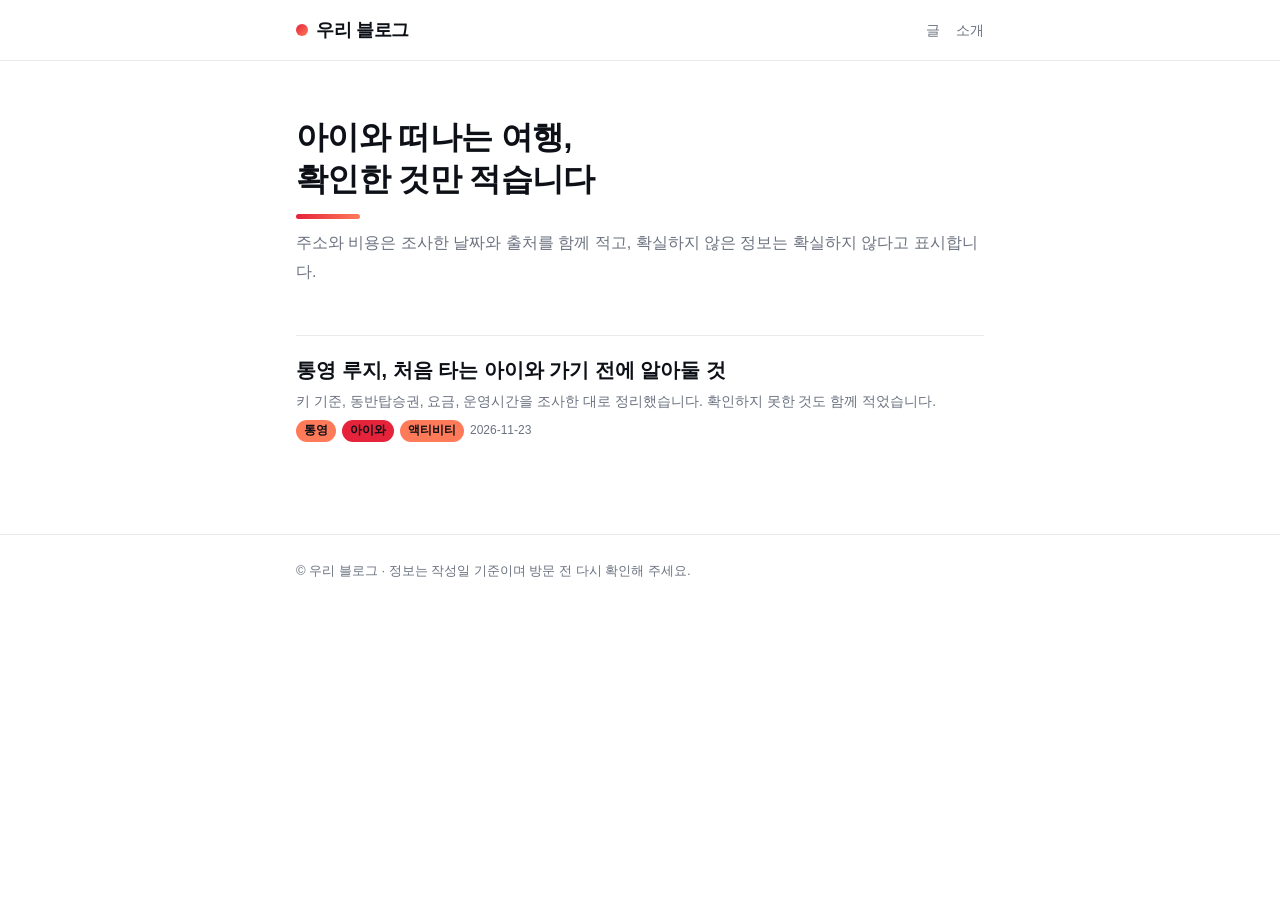
<file: index.html>
<!doctype html>
<html lang="ko">
<head>
<meta charset="utf-8">
<meta name="viewport" content="width=device-width, initial-scale=1">
<title>우리 블로그 | 아이와 떠나는 여행, 확인한 것만 적습니다</title>
<meta name="description" content="아이와 가는 통영 주말여행 코스와 축제 일정을 직접 조사해 정리했습니다. 조사 날짜와 출처를 함께 적고, 확인하지 못한 정보는 그렇다고 표시합니다.">
<link rel="canonical" href="https://jacky2000.github.io/juni-family/">
<meta name="theme-color" content="#e5233a">
<meta property="og:type" content="website">
<meta property="og:site_name" content="우리 블로그">
<meta property="og:locale" content="ko_KR">
<meta property="og:title" content="우리 블로그 | 아이와 떠나는 여행, 확인한 것만 적습니다">
<meta property="og:description" content="아이와 가는 통영 주말여행 코스와 축제 일정을 직접 조사해 정리했습니다. 조사 날짜와 출처를 함께 적고, 확인하지 못한 정보는 그렇다고 표시합니다.">
<meta property="og:url" content="https://jacky2000.github.io/juni-family/">
<meta property="og:image" content="https://jacky2000.github.io/juni-family/assets/og-default.png">
<meta property="og:image:width" content="1200">
<meta property="og:image:height" content="630">
<meta property="og:image:alt" content="우리 블로그 - 아이와 떠나는 여행, 확인한 것만 적습니다">
<meta name="twitter:card" content="summary_large_image">
<link rel="icon" href="assets/favicon.svg" type="image/svg+xml">
<link rel="stylesheet" href="assets/style.css">
<script type="application/ld+json">{"@context":"https://schema.org","@type":"WebSite","name":"우리 블로그","url":"https://jacky2000.github.io/juni-family/","inLanguage":"ko-KR"}</script>
</head>
<body>
<header class="site-header"><div class="wrap">
  <a class="brand" href="index.html">우리 블로그</a>
  <nav><a href="index.html">글</a><a href="about.html">소개</a></nav>
</div></header>

<main class="wrap">
  <section class="hero">
    <h1>아이와 떠나는 여행,<br>확인한 것만 적습니다</h1>
    <p>주소와 비용은 조사한 날짜와 출처를 함께 적고, 확실하지 않은 정보는 확실하지 않다고 표시합니다.</p>
  </section>

  <ul class="post-list" id="list"></ul>
  <noscript>
    <ul class="post-list"><li><a href="posts/tongyeong-luge.html"><h2>통영 루지, 처음 타는 아이와 가기 전에 알아둘 것</h2><p>2026-11-23</p></a></li></ul>
  </noscript>
</main>

<footer class="site-footer"><div class="wrap">© 우리 블로그 · 정보는 작성일 기준이며 방문 전 다시 확인해 주세요.</div></footer>

<script src="assets/posts.js"></script>
<script>
(function(){
  var posts = (window.POSTS||[]).slice().sort(function(a,b){return a.date<b.date?1:-1});
  var ul = document.getElementById('list');
  function esc(s){return String(s).replace(/[&<>"]/g,function(c){return {'&':'&amp;','<':'&lt;','>':'&gt;','"':'&quot;'}[c]})}
  ul.innerHTML = posts.map(function(p){
    var tags = (p.tags||[]).map(function(t,i){return '<span class="tag'+(i%2?' b':'')+'">'+esc(t)+'</span>'}).join('');
    return '<li><a href="posts/'+esc(p.slug)+'.html"><h2>'+esc(p.title)+'</h2><p>'+esc(p.summary)+'</p><div class="meta">'+tags+esc(p.date)+'</div></a></li>';
  }).join('');
})();
</script>
</body>
</html>
</file>
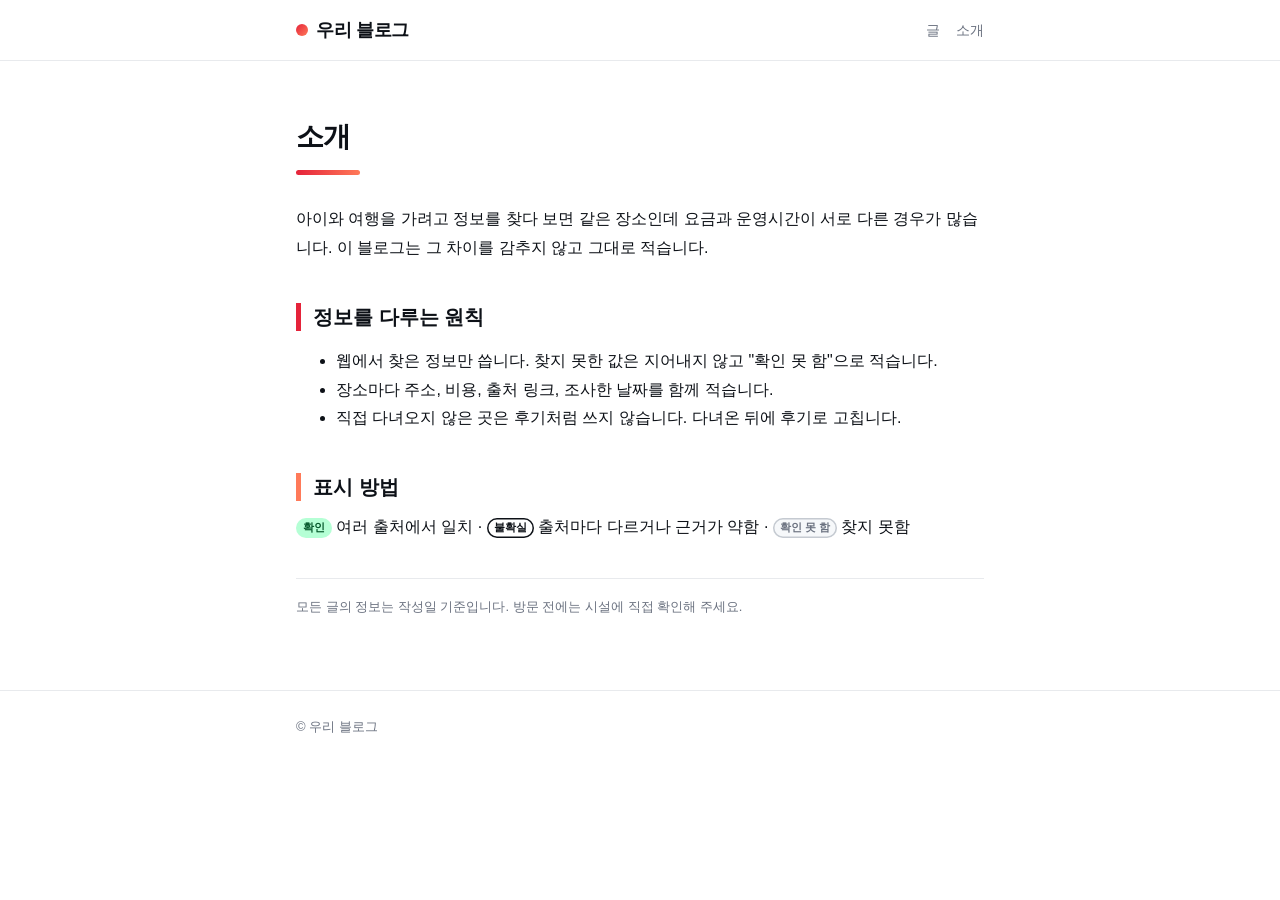
<file: about.html>
<!doctype html>
<html lang="ko">
<head>
<meta charset="utf-8">
<meta name="viewport" content="width=device-width, initial-scale=1">
<title>확인한 것만 적는 여행 블로그 소개 | 우리 블로그</title>
<meta name="description" content="직접 조사한 코스와 축제 일정만 씁니다. 출처와 조사 날짜를 적고, 확인하지 못한 값은 지어내지 않고 '확인 못 함'으로 표시하는 방식을 소개합니다.">
<link rel="canonical" href="https://jacky2000.github.io/juni-family/about.html">
<meta name="theme-color" content="#e5233a">
<meta property="og:type" content="website">
<meta property="og:site_name" content="우리 블로그">
<meta property="og:locale" content="ko_KR">
<meta property="og:title" content="확인한 것만 적는 여행 블로그 소개">
<meta property="og:description" content="직접 조사한 코스와 축제 일정만 씁니다. 출처와 조사 날짜를 적고, 확인하지 못한 값은 '확인 못 함'으로 표시합니다.">
<meta property="og:url" content="https://jacky2000.github.io/juni-family/about.html">
<meta property="og:image" content="https://jacky2000.github.io/juni-family/assets/og-default.png">
<meta property="og:image:width" content="1200">
<meta property="og:image:height" content="630">
<meta property="og:image:alt" content="우리 블로그 - 아이와 떠나는 여행, 확인한 것만 적습니다">
<meta name="twitter:card" content="summary_large_image">
<link rel="icon" href="assets/favicon.svg" type="image/svg+xml">
<link rel="stylesheet" href="assets/style.css">
<script type="application/ld+json">{"@context":"https://schema.org","@type":"WebSite","name":"우리 블로그","url":"https://jacky2000.github.io/juni-family/","inLanguage":"ko-KR"}</script>
</head>
<body>
<header class="site-header"><div class="wrap">
  <a class="brand" href="index.html">우리 블로그</a>
  <nav><a href="index.html">글</a><a href="about.html">소개</a></nav>
</div></header>

<main class="wrap">
  <div class="post-head"><h1>소개</h1></div>
  <article>
    <p>아이와 여행을 가려고 정보를 찾다 보면 같은 장소인데 요금과 운영시간이 서로 다른 경우가 많습니다. 이 블로그는 그 차이를 감추지 않고 그대로 적습니다.</p>

    <h2>정보를 다루는 원칙</h2>
    <ul>
      <li>웹에서 찾은 정보만 씁니다. 찾지 못한 값은 지어내지 않고 "확인 못 함"으로 적습니다.</li>
      <li>장소마다 주소, 비용, 출처 링크, 조사한 날짜를 함께 적습니다.</li>
      <li>직접 다녀오지 않은 곳은 후기처럼 쓰지 않습니다. 다녀온 뒤에 후기로 고칩니다.</li>
    </ul>

    <h2 class="g">표시 방법</h2>
    <p><span class="s ok">확인</span> 여러 출처에서 일치 · <span class="s warn">불확실</span> 출처마다 다르거나 근거가 약함 · <span class="s no">확인 못 함</span> 찾지 못함</p>

    <p class="sources">모든 글의 정보는 작성일 기준입니다. 방문 전에는 시설에 직접 확인해 주세요.</p>
  </article>
</main>

<footer class="site-footer"><div class="wrap">© 우리 블로그</div></footer>
</body>
</html>
</file>
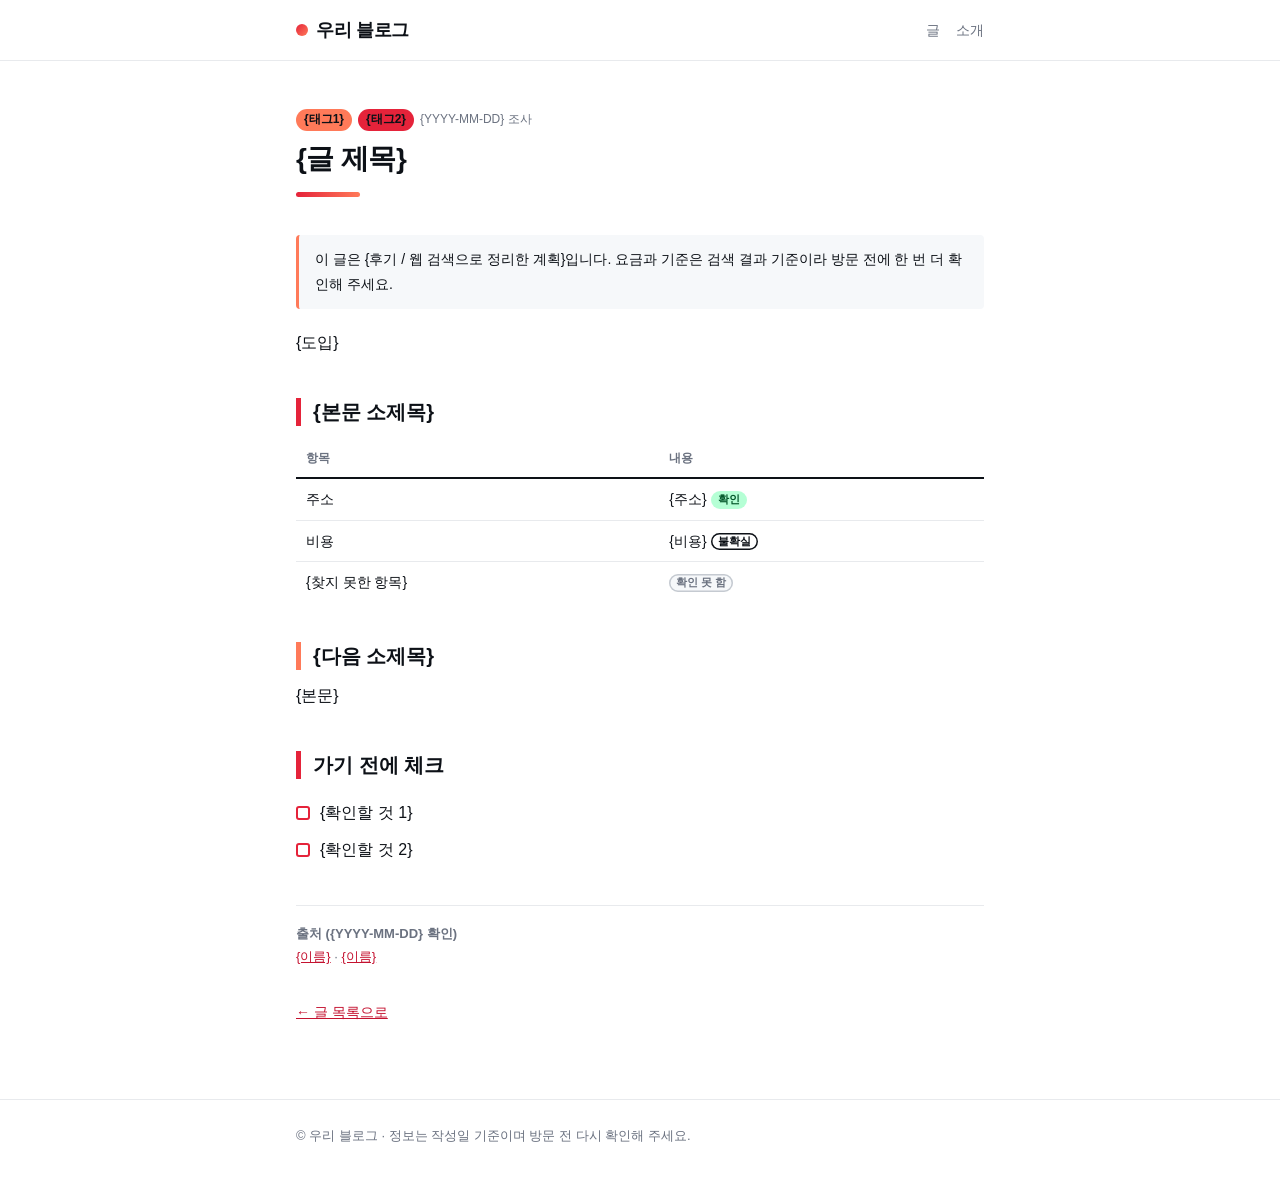
<file: posts/_template.html>
<!doctype html>
<html lang="ko">
<head>
<meta charset="utf-8">
<meta name="viewport" content="width=device-width, initial-scale=1">
<title>{장소 + 핵심 정보를 담은 제목} | 우리 블로그</title>
<meta name="description" content="직접 조사한 {코스/축제 일정/요금 등} 정리. {YYYY-MM-DD} 조사 기준이며, 확인하지 못한 정보는 그렇다고 적었습니다.">
<link rel="canonical" href="https://jacky2000.github.io/juni-family/posts/{slug}.html">
<meta name="theme-color" content="#e5233a">
<meta property="og:type" content="article">
<meta property="og:site_name" content="우리 블로그">
<meta property="og:locale" content="ko_KR">
<meta property="og:title" content="{장소 + 핵심 정보를 담은 제목}">
<meta property="og:description" content="직접 조사한 {코스/축제 일정/요금 등} 정리. {YYYY-MM-DD} 조사 기준이며, 확인하지 못한 정보는 그렇다고 적었습니다.">
<meta property="og:url" content="https://jacky2000.github.io/juni-family/posts/{slug}.html">
<meta property="article:published_time" content="{YYYY-MM-DD}">
<meta property="og:image" content="https://jacky2000.github.io/juni-family/assets/og-default.png">
<meta property="og:image:width" content="1200">
<meta property="og:image:height" content="630">
<meta property="og:image:alt" content="우리 블로그 - 아이와 떠나는 여행, 확인한 것만 적습니다">
<meta name="twitter:card" content="summary_large_image">
<link rel="icon" href="../assets/favicon.svg" type="image/svg+xml">
<link rel="stylesheet" href="../assets/style.css">
<script type="application/ld+json">{"@context":"https://schema.org","@type":"Article","headline":"{글 제목}","datePublished":"{YYYY-MM-DD}","inLanguage":"ko-KR","image":"https://jacky2000.github.io/juni-family/assets/og-default.png","mainEntityOfPage":"https://jacky2000.github.io/juni-family/posts/{slug}.html","publisher":{"@type":"Organization","name":"우리 블로그"}}</script>
</head>
<body>
<header class="site-header"><div class="wrap">
  <a class="brand" href="../index.html">우리 블로그</a>
  <nav><a href="../index.html">글</a><a href="../about.html">소개</a></nav>
</div></header>

<main class="wrap">
  <div class="post-head">
    <div class="meta"><span class="tag">{태그1}</span><span class="tag b">{태그2}</span>{YYYY-MM-DD} 조사</div>
    <h1>{글 제목}</h1>
  </div>

  <article>
    <div class="notice">이 글은 {후기 / 웹 검색으로 정리한 계획}입니다. 요금과 기준은 검색 결과 기준이라 방문 전에 한 번 더 확인해 주세요.</div>

    <p>{도입}</p>

    <h2>{본문 소제목}</h2>
    <div class="table-wrap"><table>
      <tr><th>항목</th><th>내용</th></tr>
      <tr><td>주소</td><td>{주소} <span class="s ok">확인</span></td></tr>
      <tr><td>비용</td><td>{비용} <span class="s warn">불확실</span></td></tr>
      <tr><td>{찾지 못한 항목}</td><td><span class="s no">확인 못 함</span></td></tr>
    </table></div>

    <h2 class="g">{다음 소제목}</h2>
    <p>{본문}</p>

    <h2>가기 전에 체크</h2>
    <ul class="check">
      <li>{확인할 것 1}</li>
      <li>{확인할 것 2}</li>
    </ul>

    <div class="sources">
      <strong>출처 ({YYYY-MM-DD} 확인)</strong><br>
      <a href="{URL}">{이름}</a> · <a href="{URL}">{이름}</a>
    </div>

    <a class="back" href="../index.html">← 글 목록으로</a>
  </article>
</main>

<footer class="site-footer"><div class="wrap">© 우리 블로그 · 정보는 작성일 기준이며 방문 전 다시 확인해 주세요.</div></footer>
</body>
</html>
</file>
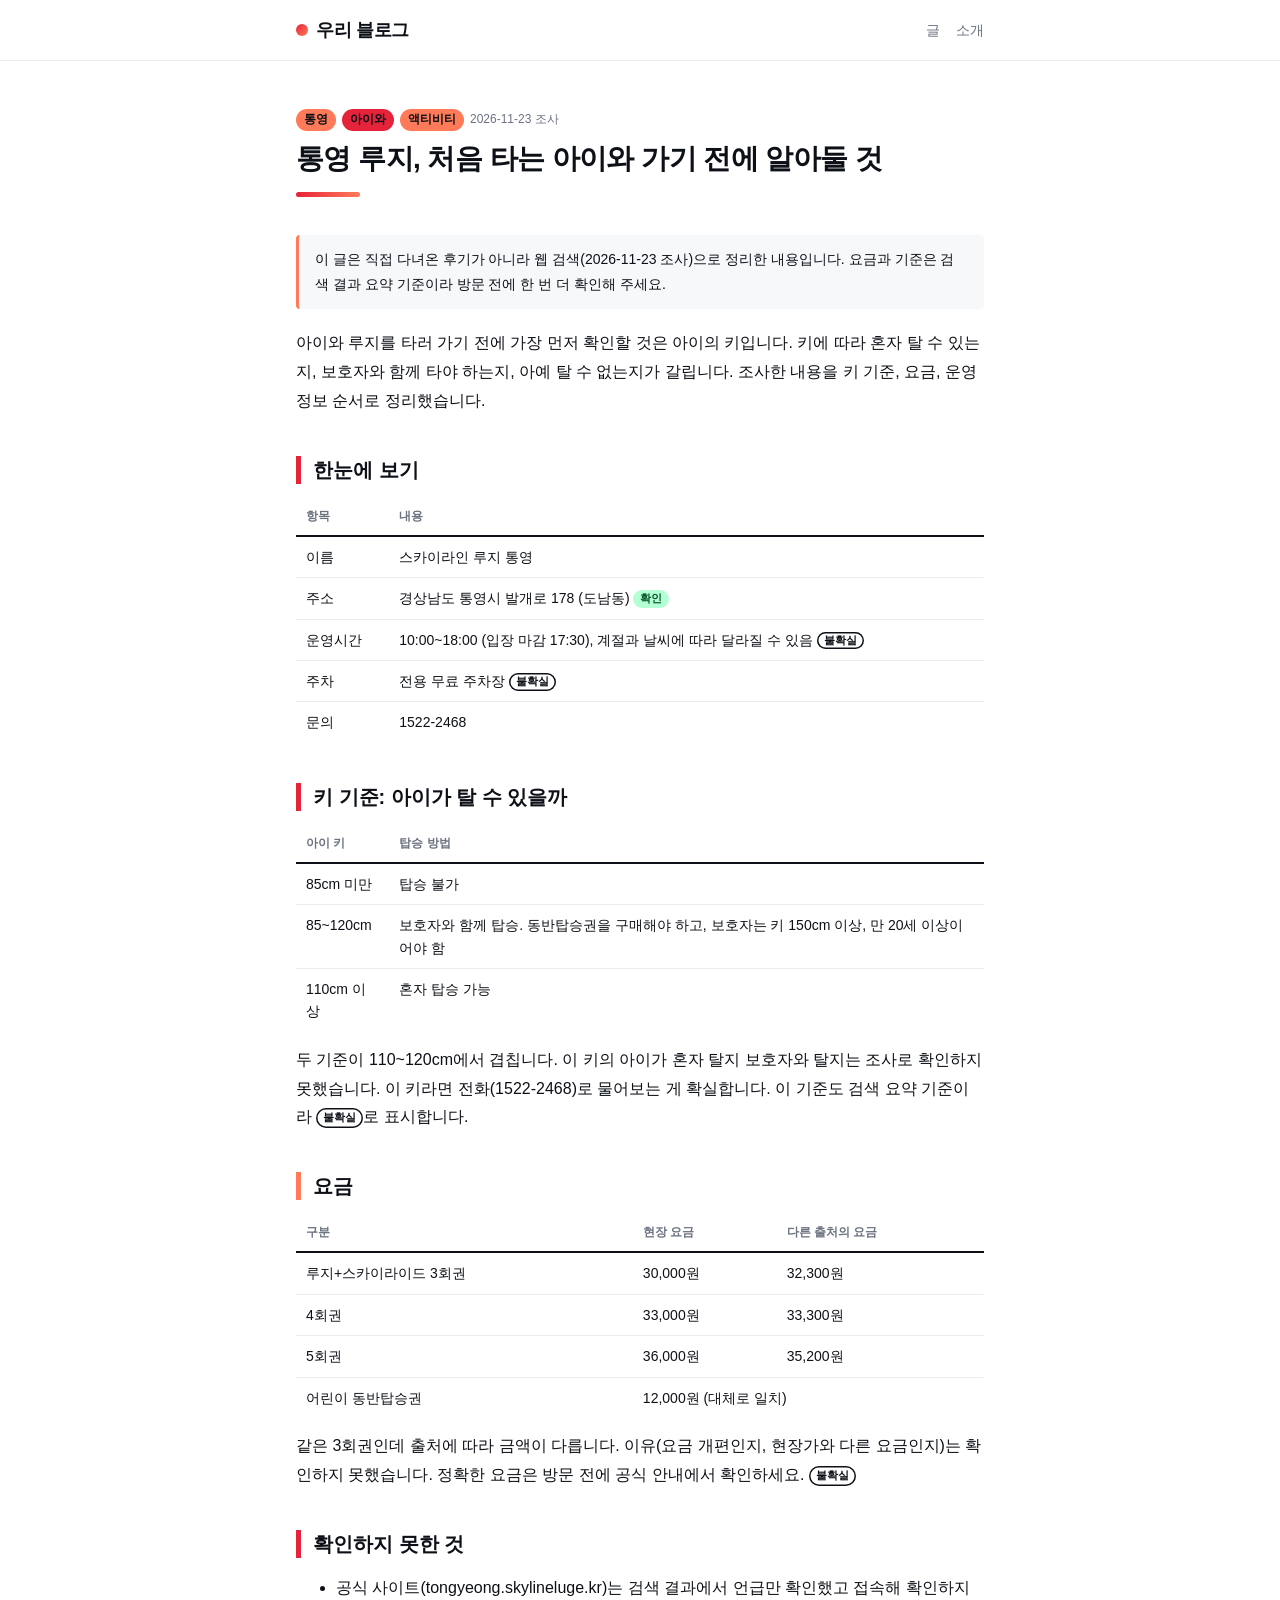
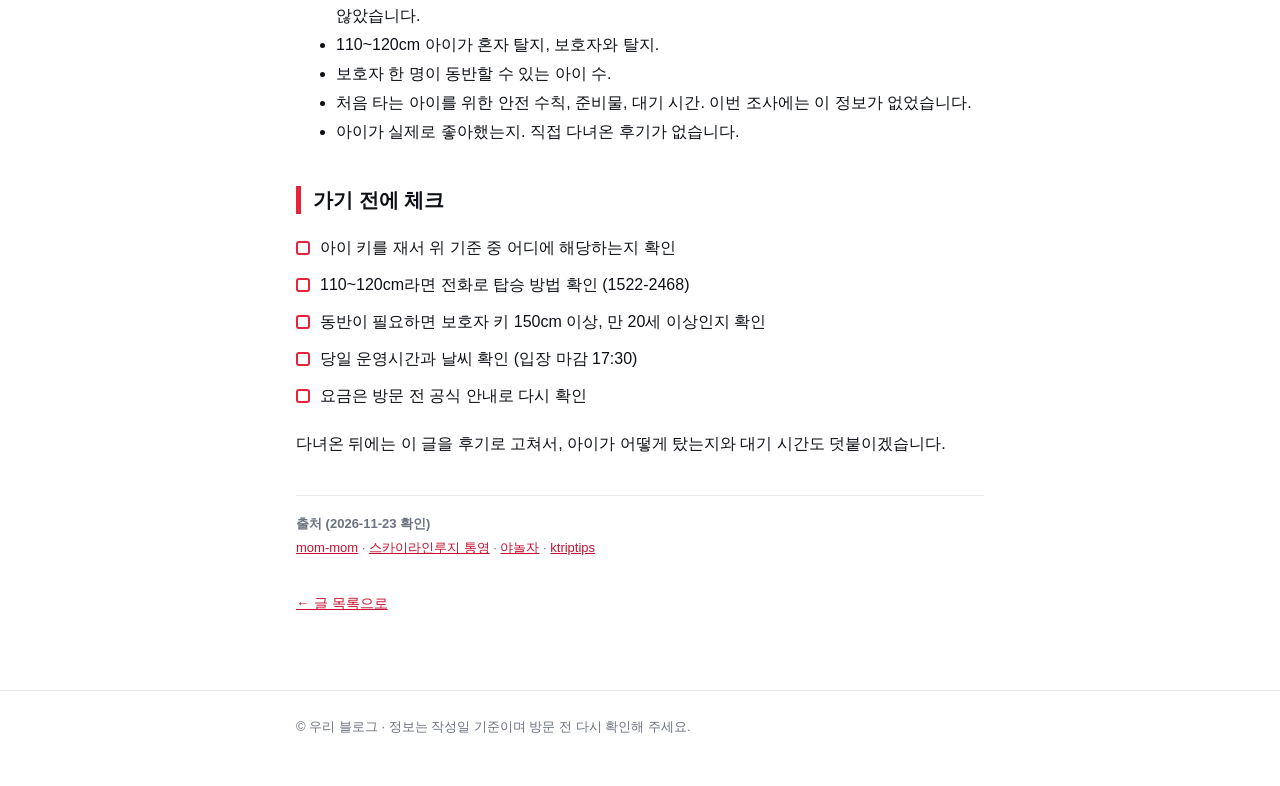
<file: posts/tongyeong-luge.html>
<!doctype html>
<html lang="ko">
<head>
<meta charset="utf-8">
<meta name="viewport" content="width=device-width, initial-scale=1">
<title>통영 스카이라인 루지 아이 키 기준·요금·운영시간 정리 | 우리 블로그</title>
<meta name="description" content="직접 조사한 통영 스카이라인 루지의 아이 키 기준·동반탑승권·요금·운영시간 정리. 2026-11-23 조사 기준이며, 확인하지 못한 정보는 그렇다고 적었습니다.">
<link rel="canonical" href="https://jacky2000.github.io/juni-family/posts/tongyeong-luge.html">
<meta name="theme-color" content="#e5233a">
<meta property="og:type" content="article">
<meta property="og:site_name" content="우리 블로그">
<meta property="og:locale" content="ko_KR">
<meta property="og:title" content="통영 스카이라인 루지 아이 키 기준·요금·운영시간 정리">
<meta property="og:description" content="직접 조사한 통영 스카이라인 루지의 아이 키 기준·동반탑승권·요금·운영시간 정리. 2026-11-23 조사 기준이며, 확인하지 못한 정보는 그렇다고 적었습니다.">
<meta property="og:url" content="https://jacky2000.github.io/juni-family/posts/tongyeong-luge.html">
<meta property="article:published_time" content="2026-11-23">
<meta property="og:image" content="https://jacky2000.github.io/juni-family/assets/og-tongyeong-luge.png">
<meta property="og:image:width" content="1200">
<meta property="og:image:height" content="630">
<meta property="og:image:alt" content="우리 블로그 - 아이와 떠나는 여행, 확인한 것만 적습니다">
<meta name="twitter:card" content="summary_large_image">
<link rel="icon" href="../assets/favicon.svg" type="image/svg+xml">
<link rel="stylesheet" href="../assets/style.css">
<script type="application/ld+json">{"@context":"https://schema.org","@type":"Article","headline":"통영 스카이라인 루지 아이 키 기준·요금·운영시간 정리","datePublished":"2026-11-23","inLanguage":"ko-KR","image":"https://jacky2000.github.io/juni-family/assets/og-tongyeong-luge.png","mainEntityOfPage":"https://jacky2000.github.io/juni-family/posts/tongyeong-luge.html","publisher":{"@type":"Organization","name":"우리 블로그"}}</script>
</head>
<body>
<header class="site-header"><div class="wrap">
  <a class="brand" href="../index.html">우리 블로그</a>
  <nav><a href="../index.html">글</a><a href="../about.html">소개</a></nav>
</div></header>

<main class="wrap">
  <div class="post-head">
    <div class="meta"><span class="tag">통영</span><span class="tag b">아이와</span><span class="tag">액티비티</span>2026-11-23 조사</div>
    <h1>통영 루지, 처음 타는 아이와 가기 전에 알아둘 것</h1>
  </div>

  <article>
    <div class="notice">이 글은 직접 다녀온 후기가 아니라 웹 검색(2026-11-23 조사)으로 정리한 내용입니다. 요금과 기준은 검색 결과 요약 기준이라 방문 전에 한 번 더 확인해 주세요.</div>

    <p>아이와 루지를 타러 가기 전에 가장 먼저 확인할 것은 아이의 키입니다. 키에 따라 혼자 탈 수 있는지, 보호자와 함께 타야 하는지, 아예 탈 수 없는지가 갈립니다. 조사한 내용을 키 기준, 요금, 운영 정보 순서로 정리했습니다.</p>

    <h2>한눈에 보기</h2>
    <div class="table-wrap"><table>
      <tr><th>항목</th><th>내용</th></tr>
      <tr><td>이름</td><td>스카이라인 루지 통영</td></tr>
      <tr><td>주소</td><td>경상남도 통영시 발개로 178 (도남동) <span class="s ok">확인</span></td></tr>
      <tr><td>운영시간</td><td>10:00~18:00 (입장 마감 17:30), 계절과 날씨에 따라 달라질 수 있음 <span class="s warn">불확실</span></td></tr>
      <tr><td>주차</td><td>전용 무료 주차장 <span class="s warn">불확실</span></td></tr>
      <tr><td>문의</td><td>1522-2468</td></tr>
    </table></div>

    <h2>키 기준: 아이가 탈 수 있을까</h2>
    <div class="table-wrap"><table>
      <tr><th>아이 키</th><th>탑승 방법</th></tr>
      <tr><td>85cm 미만</td><td>탑승 불가</td></tr>
      <tr><td>85~120cm</td><td>보호자와 함께 탑승. 동반탑승권을 구매해야 하고, 보호자는 키 150cm 이상, 만 20세 이상이어야 함</td></tr>
      <tr><td>110cm 이상</td><td>혼자 탑승 가능</td></tr>
    </table></div>
    <p>두 기준이 110~120cm에서 겹칩니다. 이 키의 아이가 혼자 탈지 보호자와 탈지는 조사로 확인하지 못했습니다. 이 키라면 전화(1522-2468)로 물어보는 게 확실합니다. 이 기준도 검색 요약 기준이라 <span class="s warn">불확실</span>로 표시합니다.</p>

    <h2 class="g">요금</h2>
    <div class="table-wrap"><table>
      <tr><th>구분</th><th>현장 요금</th><th>다른 출처의 요금</th></tr>
      <tr><td>루지+스카이라이드 3회권</td><td>30,000원</td><td>32,300원</td></tr>
      <tr><td>4회권</td><td>33,000원</td><td>33,300원</td></tr>
      <tr><td>5회권</td><td>36,000원</td><td>35,200원</td></tr>
      <tr><td>어린이 동반탑승권</td><td colspan="2">12,000원 (대체로 일치)</td></tr>
    </table></div>
    <p>같은 3회권인데 출처에 따라 금액이 다릅니다. 이유(요금 개편인지, 현장가와 다른 요금인지)는 확인하지 못했습니다. 정확한 요금은 방문 전에 공식 안내에서 확인하세요. <span class="s warn">불확실</span></p>

    <h2>확인하지 못한 것</h2>
    <ul>
      <li>공식 사이트(tongyeong.skylineluge.kr)는 검색 결과에서 언급만 확인했고 접속해 확인하지 않았습니다.</li>
      <li>110~120cm 아이가 혼자 탈지, 보호자와 탈지.</li>
      <li>보호자 한 명이 동반할 수 있는 아이 수.</li>
      <li>처음 타는 아이를 위한 안전 수칙, 준비물, 대기 시간. 이번 조사에는 이 정보가 없었습니다.</li>
      <li>아이가 실제로 좋아했는지. 직접 다녀온 후기가 없습니다.</li>
    </ul>

    <h2>가기 전에 체크</h2>
    <ul class="check">
      <li>아이 키를 재서 위 기준 중 어디에 해당하는지 확인</li>
      <li>110~120cm라면 전화로 탑승 방법 확인 (1522-2468)</li>
      <li>동반이 필요하면 보호자 키 150cm 이상, 만 20세 이상인지 확인</li>
      <li>당일 운영시간과 날씨 확인 (입장 마감 17:30)</li>
      <li>요금은 방문 전 공식 안내로 다시 확인</li>
    </ul>

    <p>다녀온 뒤에는 이 글을 후기로 고쳐서, 아이가 어떻게 탔는지와 대기 시간도 덧붙이겠습니다.</p>

    <div class="sources">
      <strong>출처 (2026-11-23 확인)</strong><br>
      <a href="https://mom-mom.net/travel/places/66c6b030169fcf844335a9c5">mom-mom</a> ·
      <a href="https://xn--ok0b236bp0a.com/place/22903">스카이라인루지 통영</a> ·
      <a href="https://nol.yanolja.com/ticket/products/Y3001355">야놀자</a> ·
      <a href="https://www.ktriptips.com/kor/leisure/2488148">ktriptips</a>
    </div>

    <a class="back" href="../index.html">← 글 목록으로</a>
  </article>
</main>

<footer class="site-footer"><div class="wrap">© 우리 블로그 · 정보는 작성일 기준이며 방문 전 다시 확인해 주세요.</div></footer>
</body>
</html>
</file>
<file: assets/style.css>
:root{--bg:#fff;--text:#0d1117;--sub:#6b7280;--line:#e8eaed;--soft:#f6f8fa;--blue:#e5233a;--green:#ff7a59;--ink:#0d1117}
*{box-sizing:border-box}
html{scroll-behavior:smooth}
body{margin:0;background:var(--bg);color:var(--text);font:16px/1.8 -apple-system,"Pretendard","Malgun Gothic","Apple SD Gothic Neo",sans-serif;-webkit-font-smoothing:antialiased}
a{color:#c41230}
.wrap{max-width:720px;margin:0 auto;padding:0 16px}

/* header / footer */
.site-header{border-bottom:1px solid var(--line)}
.site-header .wrap{display:flex;align-items:center;justify-content:space-between;height:60px}
.brand{font-weight:800;font-size:18px;letter-spacing:-.02em;color:var(--ink);text-decoration:none;display:flex;align-items:center;gap:8px}
.brand::before{content:"";width:12px;height:12px;border-radius:50%;background:linear-gradient(135deg,var(--blue),var(--green))}
.site-header nav a{margin-left:16px;font-size:14px;color:var(--sub);text-decoration:none}
.site-header nav a:hover{color:var(--ink)}
.site-footer{margin-top:72px;border-top:1px solid var(--line);padding:24px 0 48px;color:var(--sub);font-size:13px}

/* home */
.hero{padding:56px 0 24px}
.hero h1{font-size:32px;font-weight:800;letter-spacing:-.02em;margin:0 0 10px;line-height:1.3}
.hero h1::after{content:"";display:block;width:64px;height:5px;margin-top:14px;border-radius:3px;background:linear-gradient(90deg,var(--blue),var(--green))}
.hero p{color:var(--sub);margin:0}
.post-list{list-style:none;margin:24px 0 0;padding:0}
.post-list li{border-top:1px solid var(--line)}
.post-list a{display:block;padding:20px 0;text-decoration:none;color:var(--ink)}
.post-list a:hover h2{text-decoration:underline;text-decoration-color:var(--blue);text-decoration-thickness:3px;text-underline-offset:4px}
.post-list h2{font-size:20px;margin:0 0 6px;line-height:1.4}
.post-list p{margin:0 0 8px;color:var(--sub);font-size:14px;line-height:1.6}
.meta{font-size:12px;color:var(--sub)}
.tag{display:inline-block;margin-right:6px;padding:0 8px;border-radius:99px;font-size:12px;font-weight:700;color:var(--ink);background:var(--green)}
.tag.b{background:var(--blue)}

/* post */
.post-head{padding:48px 0 8px}
.post-head h1{font-size:28px;font-weight:800;letter-spacing:-.02em;line-height:1.4;margin:8px 0 10px}
.post-head h1::after{content:"";display:block;width:64px;height:5px;margin-top:14px;border-radius:3px;background:linear-gradient(90deg,var(--blue),var(--green))}
article h2{font-size:20px;margin:40px 0 10px;padding-left:12px;border-left:5px solid var(--blue);line-height:1.4}
article h2.g{border-left-color:var(--green)}
article p{margin:12px 0}
.notice{background:var(--soft);border-left:3px solid var(--green);padding:12px 16px;border-radius:4px;font-size:14px;margin:20px 0}
.table-wrap{overflow-x:auto;margin:14px 0}
table{border-collapse:collapse;width:100%;min-width:480px;font-size:14px;line-height:1.6}
th,td{padding:9px 10px;text-align:left;vertical-align:top;border-bottom:1px solid var(--line)}
th{font-size:12px;color:var(--sub);border-bottom:2px solid var(--ink)}
tr:last-child td{border-bottom:0}
.s{display:inline-block;padding:0 7px;border-radius:99px;font-size:11px;font-weight:700;white-space:nowrap;vertical-align:1px}
.s.ok{background:rgba(43,255,136,.35);color:#05582b}
.s.warn{background:#fff;color:var(--ink);box-shadow:inset 0 0 0 1.5px var(--ink)}
.s.no{background:var(--soft);color:var(--sub);box-shadow:inset 0 0 0 1.5px #c5cad1}
.check{list-style:none;padding:0}
.check li{padding:4px 0}
.check li::before{content:"";display:inline-block;width:14px;height:14px;margin-right:10px;border-radius:3px;box-shadow:inset 0 0 0 2px var(--blue);vertical-align:-2px}
.sources{font-size:13px;color:var(--sub);margin-top:36px;padding-top:16px;border-top:1px solid var(--line)}
.back{display:inline-block;margin-top:32px;font-size:14px}
@media (max-width:480px){.hero h1{font-size:26px}.post-head h1{font-size:23px}}
</file>
